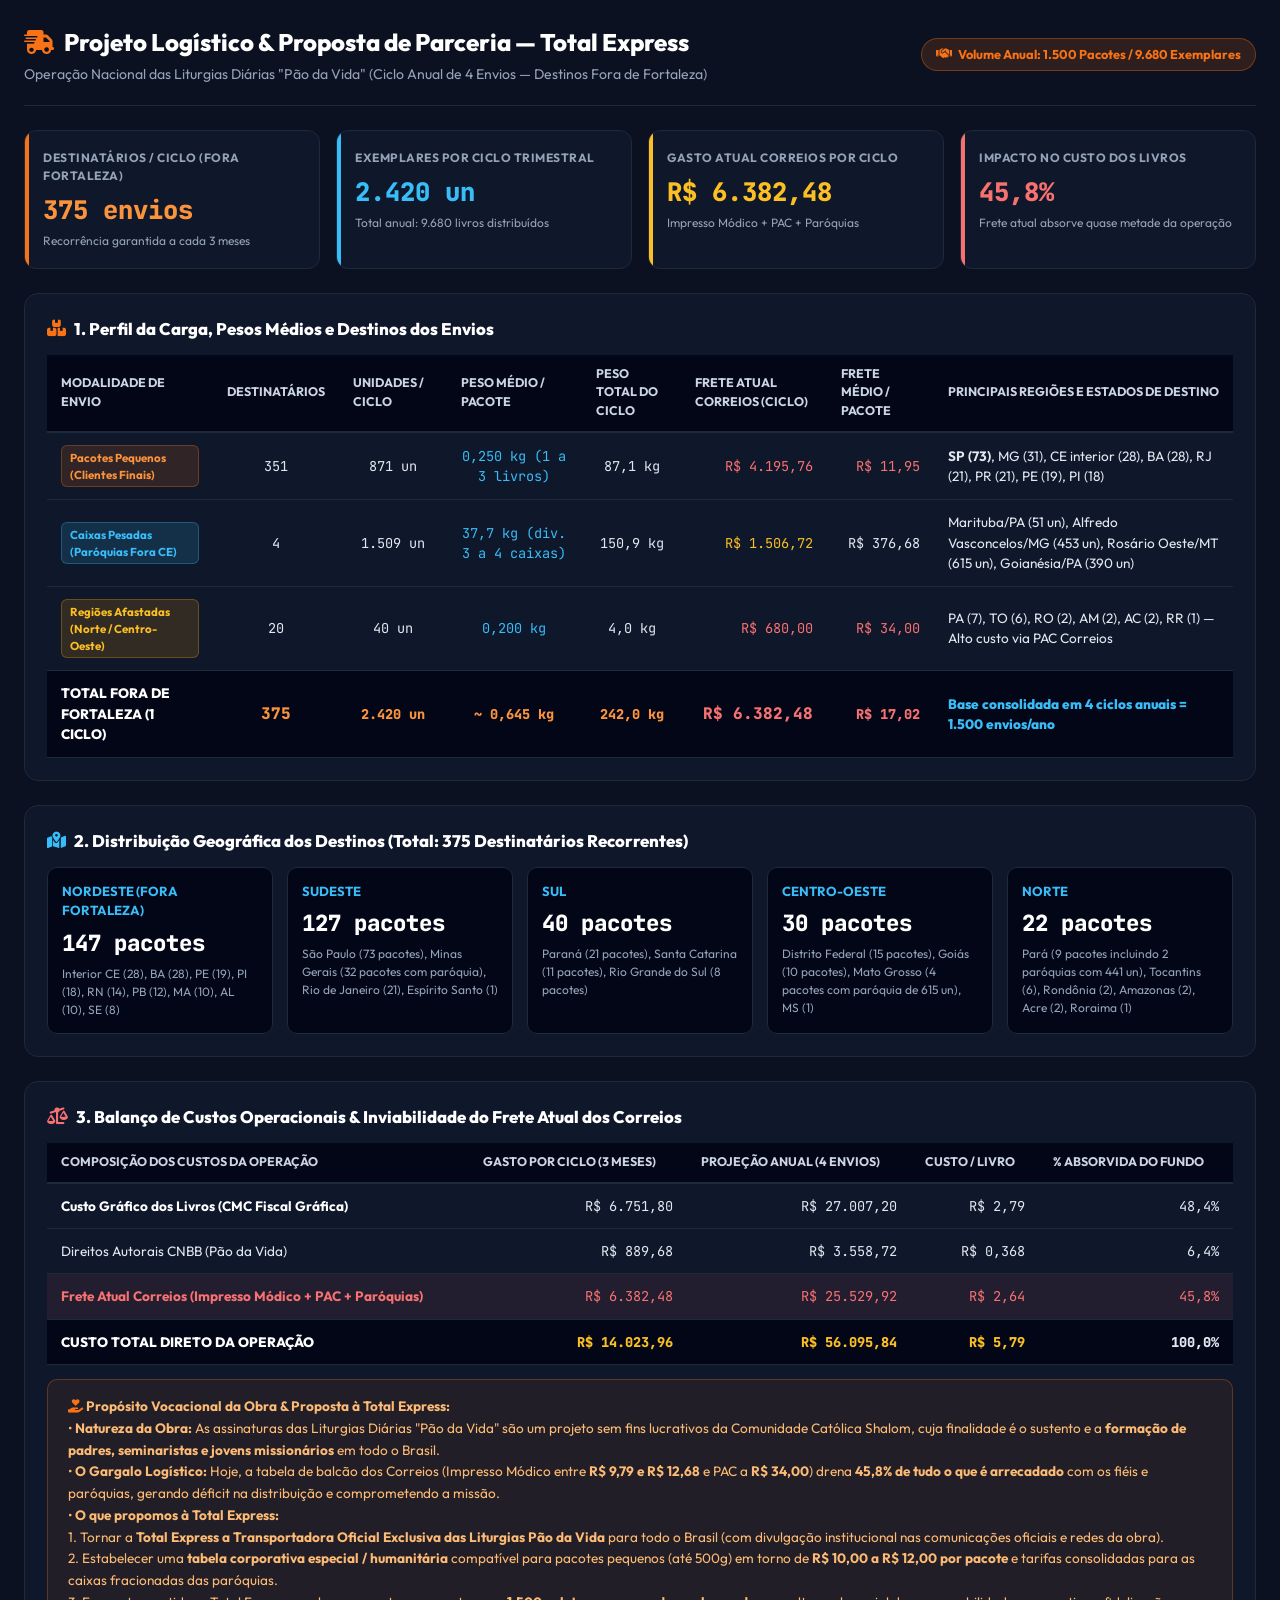
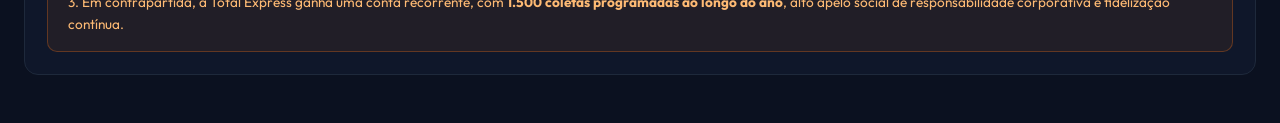
<file: auditoria_custos_2027.html>
<!DOCTYPE html>
<html lang="pt-BR">
<head>
    <meta charset="UTF-8">
    <meta name="viewport" content="width=device-width, initial-scale=1.0">
    <title>Proposta Comercial & Operacional — Total Express | Liturgias Pão da Vida 2027</title>
    <link href="https://fonts.googleapis.com/css2?family=Outfit:wght@300;400;500;600;700;800&family=JetBrains+Mono:wght@400;500;600;700&display=swap" rel="stylesheet">
    <link rel="stylesheet" href="https://cdnjs.cloudflare.com/ajax/libs/font-awesome/6.4.0/css/all.min.css">
    <style>
        :root {
            --bg-base: #0b1120;
            --bg-card: #0f172a;
            --border: #1e293b;
            --text-main: #f8fafc;
            --text-muted: #94a3b8;
            --primary: #38bdf8;
            --success: #34d399;
            --warning: #fbbf24;
            --danger: #f87171;
            --total-orange: #f97316;
        }

        * { box-sizing: border-box; margin: 0; padding: 0; }
        body {
            background-color: var(--bg-base);
            color: var(--text-main);
            font-family: 'Outfit', sans-serif;
            padding: 24px;
            max-width: 1380px;
            margin: 0 auto;
            line-height: 1.5;
        }

        .header-box {
            display: flex;
            justify-content: space-between;
            align-items: center;
            flex-wrap: wrap;
            gap: 16px;
            padding-bottom: 20px;
            border-bottom: 1px solid var(--border);
            margin-bottom: 24px;
        }

        .header-title h1 {
            font-size: 1.5rem;
            font-weight: 800;
            color: #fff;
            display: flex;
            align-items: center;
            gap: 10px;
        }

        .header-title p {
            color: var(--text-muted);
            font-size: 0.88rem;
            margin-top: 4px;
        }

        .badge-live {
            background: rgba(249, 115, 22, 0.15);
            color: var(--total-orange);
            border: 1px solid rgba(249, 115, 22, 0.35);
            padding: 6px 14px;
            border-radius: 20px;
            font-size: 0.8rem;
            font-weight: 700;
            display: inline-flex;
            align-items: center;
            gap: 6px;
        }

        .kpi-grid {
            display: grid;
            grid-template-columns: repeat(auto-fit, minmax(240px, 1fr));
            gap: 16px;
            margin-bottom: 24px;
        }

        .kpi-card {
            background: var(--bg-card);
            border: 1px solid var(--border);
            border-radius: 12px;
            padding: 18px;
            position: relative;
            overflow: hidden;
        }

        .kpi-card::before {
            content: '';
            position: absolute;
            left: 0;
            top: 0;
            bottom: 0;
            width: 4px;
        }

        .kpi-card.blue::before { background: var(--primary); }
        .kpi-card.orange::before { background: var(--total-orange); }
        .kpi-card.yellow::before { background: var(--warning); }
        .kpi-card.danger::before { background: var(--danger); }

        .kpi-label {
            font-size: 0.75rem;
            text-transform: uppercase;
            font-weight: 700;
            color: var(--text-muted);
            letter-spacing: 0.5px;
        }

        .kpi-val {
            font-size: 1.6rem;
            font-weight: 800;
            margin: 6px 0 2px;
            font-family: 'JetBrains Mono', monospace;
        }

        .kpi-sub {
            font-size: 0.75rem;
            color: var(--text-muted);
        }

        .section-box {
            background: var(--bg-card);
            border: 1px solid var(--border);
            border-radius: 14px;
            padding: 22px;
            margin-bottom: 24px;
        }

        .section-title {
            font-size: 1.05rem;
            font-weight: 800;
            color: #fff;
            margin-bottom: 14px;
            display: flex;
            align-items: center;
            gap: 8px;
        }

        .data-table {
            width: 100%;
            border-collapse: collapse;
            font-size: 0.85rem;
        }

        .data-table th {
            background: #020617;
            color: #cbd5e1;
            padding: 10px 14px;
            text-align: left;
            font-weight: 700;
            border-bottom: 2px solid var(--border);
            font-size: 0.78rem;
            text-transform: uppercase;
        }

        .data-table td {
            padding: 12px 14px;
            border-bottom: 1px solid var(--border);
            color: #e2e8f0;
        }

        .data-table tr:hover td {
            background: rgba(255,255,255,0.02);
        }

        .mono {
            font-family: 'JetBrains Mono', monospace;
        }

        .text-right { text-align: right; }
        .text-center { text-align: center; }

        .badge-tag {
            padding: 3px 8px;
            border-radius: 6px;
            font-size: 0.72rem;
            font-weight: 700;
            display: inline-block;
        }

        .badge-paroquia { background: rgba(56, 189, 248, 0.15); color: #38bdf8; border: 1px solid rgba(56, 189, 248, 0.3); }
        .badge-modico { background: rgba(249, 115, 22, 0.15); color: #fb923c; border: 1px solid rgba(249, 115, 22, 0.3); }
        .badge-pac { background: rgba(245, 158, 11, 0.15); color: #fbbf24; border: 1px solid rgba(245, 158, 11, 0.3); }

        .dre-row {
            display: flex;
            justify-content: space-between;
            padding: 9px 12px;
            border-bottom: 1px solid rgba(255,255,255,0.05);
            font-size: 0.86rem;
        }

        .dre-row.total {
            font-weight: 800;
            font-size: 0.95rem;
            background: rgba(255,255,255,0.03);
            border-radius: 8px;
            margin-top: 8px;
            border-bottom: none;
        }

        .alert-box {
            background: rgba(249, 115, 22, 0.08);
            border: 1px solid rgba(249, 115, 22, 0.3);
            border-radius: 10px;
            padding: 16px 20px;
            color: #fdba74;
            font-size: 0.85rem;
            line-height: 1.6;
            margin-top: 14px;
        }

        .geo-card {
            background: #020617;
            border: 1px solid var(--border);
            border-radius: 10px;
            padding: 14px;
        }

        .geo-title {
            font-size: 0.82rem;
            font-weight: 700;
            color: #38bdf8;
            margin-bottom: 6px;
            text-transform: uppercase;
        }
    </style>
</head>
<body>

    <!-- CABEÇALHO -->
    <div class="header-box">
        <div class="header-title">
            <h1>
                <i class="fa-solid fa-truck-fast" style="color: var(--total-orange);"></i> 
                Projeto Logístico & Proposta de Parceria — Total Express
            </h1>
            <p>Operação Nacional das Liturgias Diárias "Pão da Vida" (Ciclo Anual de 4 Envios — Destinos Fora de Fortaleza)</p>
        </div>
        <div>
            <span class="badge-live"><i class="fa-solid fa-handshake"></i> Volume Anual: 1.500 Pacotes / 9.680 Exemplares</span>
        </div>
    </div>

    <!-- CARDS DE RESUMO DO LOTE & VOLUME PARA A TOTAL EXPRESS -->
    <div class="kpi-grid">
        <div class="kpi-card orange">
            <div class="kpi-label">Destinatários / Ciclo (Fora Fortaleza)</div>
            <div class="kpi-val" style="color: #fb923c;">375 envios</div>
            <div class="kpi-sub">Recorrência garantida a cada 3 meses</div>
        </div>
        <div class="kpi-card blue">
            <div class="kpi-label">Exemplares por Ciclo Trimestral</div>
            <div class="kpi-val" style="color: #38bdf8;">2.420 un</div>
            <div class="kpi-sub">Total anual: 9.680 livros distribuídos</div>
        </div>
        <div class="kpi-card yellow">
            <div class="kpi-label">Gasto Atual Correios por Ciclo</div>
            <div class="kpi-val" style="color: #fbbf24;">R$ 6.382,48</div>
            <div class="kpi-sub">Impresso Módico + PAC + Paróquias</div>
        </div>
        <div class="kpi-card danger">
            <div class="kpi-label">Impacto no Custo dos Livros</div>
            <div class="kpi-val" style="color: #f87171;">45,8%</div>
            <div class="kpi-sub">Frete atual absorve quase metade da operação</div>
        </div>
    </div>

    <!-- SEÇÃO 1: PERFIL DE CARGA, PESO MÉDIO E DESTINOS -->
    <div class="section-box">
        <div class="section-title">
            <i class="fa-solid fa-boxes-stacked" style="color: var(--total-orange);"></i> 
            1. Perfil da Carga, Pesos Médios e Destinos dos Envios
        </div>
        <table class="data-table">
            <thead>
                <tr>
                    <th>Modalidade de Envio</th>
                    <th class="text-center">Destinatários</th>
                    <th class="text-center">Unidades / Ciclo</th>
                    <th class="text-center">Peso Médio / Pacote</th>
                    <th class="text-center">Peso Total do Ciclo</th>
                    <th class="text-right">Frete Atual Correios (Ciclo)</th>
                    <th class="text-right">Frete Médio / Pacote</th>
                    <th>Principais Regiões e Estados de Destino</th>
                </tr>
            </thead>
            <tbody>
                <tr>
                    <td><span class="badge-tag badge-modico">Pacotes Pequenos (Clientes Finais)</span></td>
                    <td class="text-center mono font-bold">351</td>
                    <td class="text-center mono">871 un</td>
                    <td class="text-center mono" style="color: #38bdf8;">0,250 kg (1 a 3 livros)</td>
                    <td class="text-center mono">87,1 kg</td>
                    <td class="text-right mono font-bold" style="color: #f87171;">R$ 4.195,76</td>
                    <td class="text-right mono" style="color: #f87171;">R$ 11,95</td>
                    <td><strong>SP (73)</strong>, MG (31), CE interior (28), BA (28), RJ (21), PR (21), PE (19), PI (18)</td>
                </tr>
                <tr>
                    <td><span class="badge-tag badge-paroquia">Caixas Pesadas (Paróquias Fora CE)</span></td>
                    <td class="text-center mono font-bold">4</td>
                    <td class="text-center mono">1.509 un</td>
                    <td class="text-center mono" style="color: #38bdf8;">37,7 kg (div. 3 a 4 caixas)</td>
                    <td class="text-center mono">150,9 kg</td>
                    <td class="text-right mono font-bold" style="color: #fbbf24;">R$ 1.506,72</td>
                    <td class="text-right mono">R$ 376,68</td>
                    <td>Marituba/PA (51 un), Alfredo Vasconcelos/MG (453 un), Rosário Oeste/MT (615 un), Goianésia/PA (390 un)</td>
                </tr>
                <tr>
                    <td><span class="badge-tag badge-pac">Regiões Afastadas (Norte / Centro-Oeste)</span></td>
                    <td class="text-center mono font-bold">20</td>
                    <td class="text-center mono">40 un</td>
                    <td class="text-center mono" style="color: #38bdf8;">0,200 kg</td>
                    <td class="text-center mono">4,0 kg</td>
                    <td class="text-right mono font-bold" style="color: #f87171;">R$ 680,00</td>
                    <td class="text-right mono" style="color: #f87171;">R$ 34,00</td>
                    <td>PA (7), TO (6), RO (2), AM (2), AC (2), RR (1) — Alto custo via PAC Correios</td>
                </tr>
            </tbody>
            <tfoot>
                <tr style="background: #020617; font-weight: 800;">
                    <td style="color: #fff;">TOTAL FORA DE FORTALEZA (1 CICLO)</td>
                    <td class="text-center mono" style="color: #fb923c; font-size: 1rem;">375</td>
                    <td class="text-center mono" style="color: #fb923c;">2.420 un</td>
                    <td class="text-center mono" style="color: #fb923c;">~ 0,645 kg</td>
                    <td class="text-center mono font-bold" style="color: #fb923c;">242,0 kg</td>
                    <td class="text-right mono" style="color: #f87171; font-size: 1rem;">R$ 6.382,48</td>
                    <td class="text-right mono" style="color: #f87171;">R$ 17,02</td>
                    <td style="color: #38bdf8;">Base consolidada em 4 ciclos anuais = 1.500 envios/ano</td>
                </tr>
            </tfoot>
        </table>
    </div>

    <!-- SEÇÃO 2: DISTRIBUIÇÃO REGIONAL DOS DESTINOS -->
    <div class="section-box">
        <div class="section-title">
            <i class="fa-solid fa-map-location-dot" style="color: #38bdf8;"></i> 
            2. Distribuição Geográfica dos Destinos (Total: 375 Destinatários Recorrentes)
        </div>
        <div style="display: grid; grid-template-columns: repeat(auto-fit, minmax(220px, 1fr)); gap: 14px;">
            <div class="geo-card">
                <div class="geo-title">Nordeste (Fora Fortaleza)</div>
                <div style="font-size: 1.4rem; font-weight: 800; color: #fff; font-family: 'JetBrains Mono';">147 pacotes</div>
                <div style="font-size: 0.75rem; color: var(--text-muted); margin-top: 4px;">Interior CE (28), BA (28), PE (19), PI (18), RN (14), PB (12), MA (10), AL (10), SE (8)</div>
            </div>
            <div class="geo-card">
                <div class="geo-title">Sudeste</div>
                <div style="font-size: 1.4rem; font-weight: 800; color: #fff; font-family: 'JetBrains Mono';">127 pacotes</div>
                <div style="font-size: 0.75rem; color: var(--text-muted); margin-top: 4px;">São Paulo (73 pacotes), Minas Gerais (32 pacotes com paróquia), Rio de Janeiro (21), Espírito Santo (1)</div>
            </div>
            <div class="geo-card">
                <div class="geo-title">Sul</div>
                <div style="font-size: 1.4rem; font-weight: 800; color: #fff; font-family: 'JetBrains Mono';">40 pacotes</div>
                <div style="font-size: 0.75rem; color: var(--text-muted); margin-top: 4px;">Paraná (21 pacotes), Santa Catarina (11 pacotes), Rio Grande do Sul (8 pacotes)</div>
            </div>
            <div class="geo-card">
                <div class="geo-title">Centro-Oeste</div>
                <div style="font-size: 1.4rem; font-weight: 800; color: #fff; font-family: 'JetBrains Mono';">30 pacotes</div>
                <div style="font-size: 0.75rem; color: var(--text-muted); margin-top: 4px;">Distrito Federal (15 pacotes), Goiás (10 pacotes), Mato Grosso (4 pacotes com paróquia de 615 un), MS (1)</div>
            </div>
            <div class="geo-card">
                <div class="geo-title">Norte</div>
                <div style="font-size: 1.4rem; font-weight: 800; color: #fff; font-family: 'JetBrains Mono';">22 pacotes</div>
                <div style="font-size: 0.75rem; color: var(--text-muted); margin-top: 4px;">Pará (9 pacotes incluindo 2 paróquias com 441 un), Tocantins (6), Rondônia (2), Amazonas (2), Acre (2), Roraima (1)</div>
            </div>
        </div>
    </div>

    <!-- SEÇÃO 3: DEMONSTRATIVO DE CUSTOS & PESO DO FRETE ATUAL -->
    <div class="section-box">
        <div class="section-title">
            <i class="fa-solid fa-scale-unbalanced" style="color: #f87171;"></i> 
            3. Balanço de Custos Operacionais & Inviabilidade do Frete Atual dos Correios
        </div>
        
        <table class="data-table">
            <thead>
                <tr>
                    <th>Composição dos Custos da Operação</th>
                    <th class="text-right">Gasto por Ciclo (3 Meses)</th>
                    <th class="text-right">Projeção Anual (4 Envios)</th>
                    <th class="text-right">Custo / Livro</th>
                    <th class="text-right">% Absorvida do Fundo</th>
                </tr>
            </thead>
            <tbody>
                <tr>
                    <td style="font-weight: 700; color: #fff;">Custo Gráfico dos Livros (CMC Fiscal Gráfica)</td>
                    <td class="text-right mono">R$ 6.751,80</td>
                    <td class="text-right mono">R$ 27.007,20</td>
                    <td class="text-right mono">R$ 2,79</td>
                    <td class="text-right mono">48,4%</td>
                </tr>
                <tr>
                    <td>Direitos Autorais CNBB (Pão da Vida)</td>
                    <td class="text-right mono">R$ 889,68</td>
                    <td class="text-right mono">R$ 3.558,72</td>
                    <td class="text-right mono">R$ 0,368</td>
                    <td class="text-right mono">6,4%</td>
                </tr>
                <tr style="background: rgba(248, 113, 113, 0.08);">
                    <td style="font-weight: 700; color: #f87171;">Frete Atual Correios (Impresso Módico + PAC + Paróquias)</td>
                    <td class="text-right mono font-bold" style="color: #f87171;">R$ 6.382,48</td>
                    <td class="text-right mono font-bold" style="color: #f87171;">R$ 25.529,92</td>
                    <td class="text-right mono" style="color: #f87171;">R$ 2,64</td>
                    <td class="text-right mono font-bold" style="color: #f87171;">45,8%</td>
                </tr>
                <tr style="background: #020617; font-weight: 800;">
                    <td style="color: #fff;">CUSTO TOTAL DIRETO DA OPERAÇÃO</td>
                    <td class="text-right mono" style="color: #fbbf24;">R$ 14.023,96</td>
                    <td class="text-right mono" style="color: #fbbf24;">R$ 56.095,84</td>
                    <td class="text-right mono" style="color: #fbbf24;">R$ 5,79</td>
                    <td class="text-right mono">100,0%</td>
                </tr>
            </tbody>
        </table>

        <div class="alert-box">
            <strong><i class="fa-solid fa-hand-holding-heart" style="color: var(--total-orange);"></i> Propósito Vocacional da Obra & Proposta à Total Express:</strong><br>
            • <strong>Natureza da Obra:</strong> As assinaturas das Liturgias Diárias "Pão da Vida" são um projeto sem fins lucrativos da Comunidade Católica Shalom, cuja finalidade é o sustento e a <strong>formação de padres, seminaristas e jovens missionários</strong> em todo o Brasil.<br>
            • <strong>O Gargalo Logístico:</strong> Hoje, a tabela de balcão dos Correios (Impresso Módico entre <strong>R$ 9,79 e R$ 12,68</strong> e PAC a <strong>R$ 34,00</strong>) drena <strong>45,8% de tudo o que é arrecadado</strong> com os fiéis e paróquias, gerando déficit na distribuição e comprometendo a missão.<br>
            • <strong>O que propomos à Total Express:</strong>
            <br>1. Tornar a <strong>Total Express a Transportadora Oficial Exclusiva das Liturgias Pão da Vida</strong> para todo o Brasil (com divulgação institucional nas comunicações oficiais e redes da obra).
            <br>2. Estabelecer uma <strong>tabela corporativa especial / humanitária</strong> compatível para pacotes pequenos (até 500g) em torno de <strong>R$ 10,00 a R$ 12,00 por pacote</strong> e tarifas consolidadas para as caixas fracionadas das paróquias.
            <br>3. Em contrapartida, a Total Express ganha uma conta recorrente, com <strong>1.500 coletas programadas ao longo do ano</strong>, alto apelo social de responsabilidade corporativa e fidelização contínua.
        </div>
    </div>

</body>
</html>
</file>
